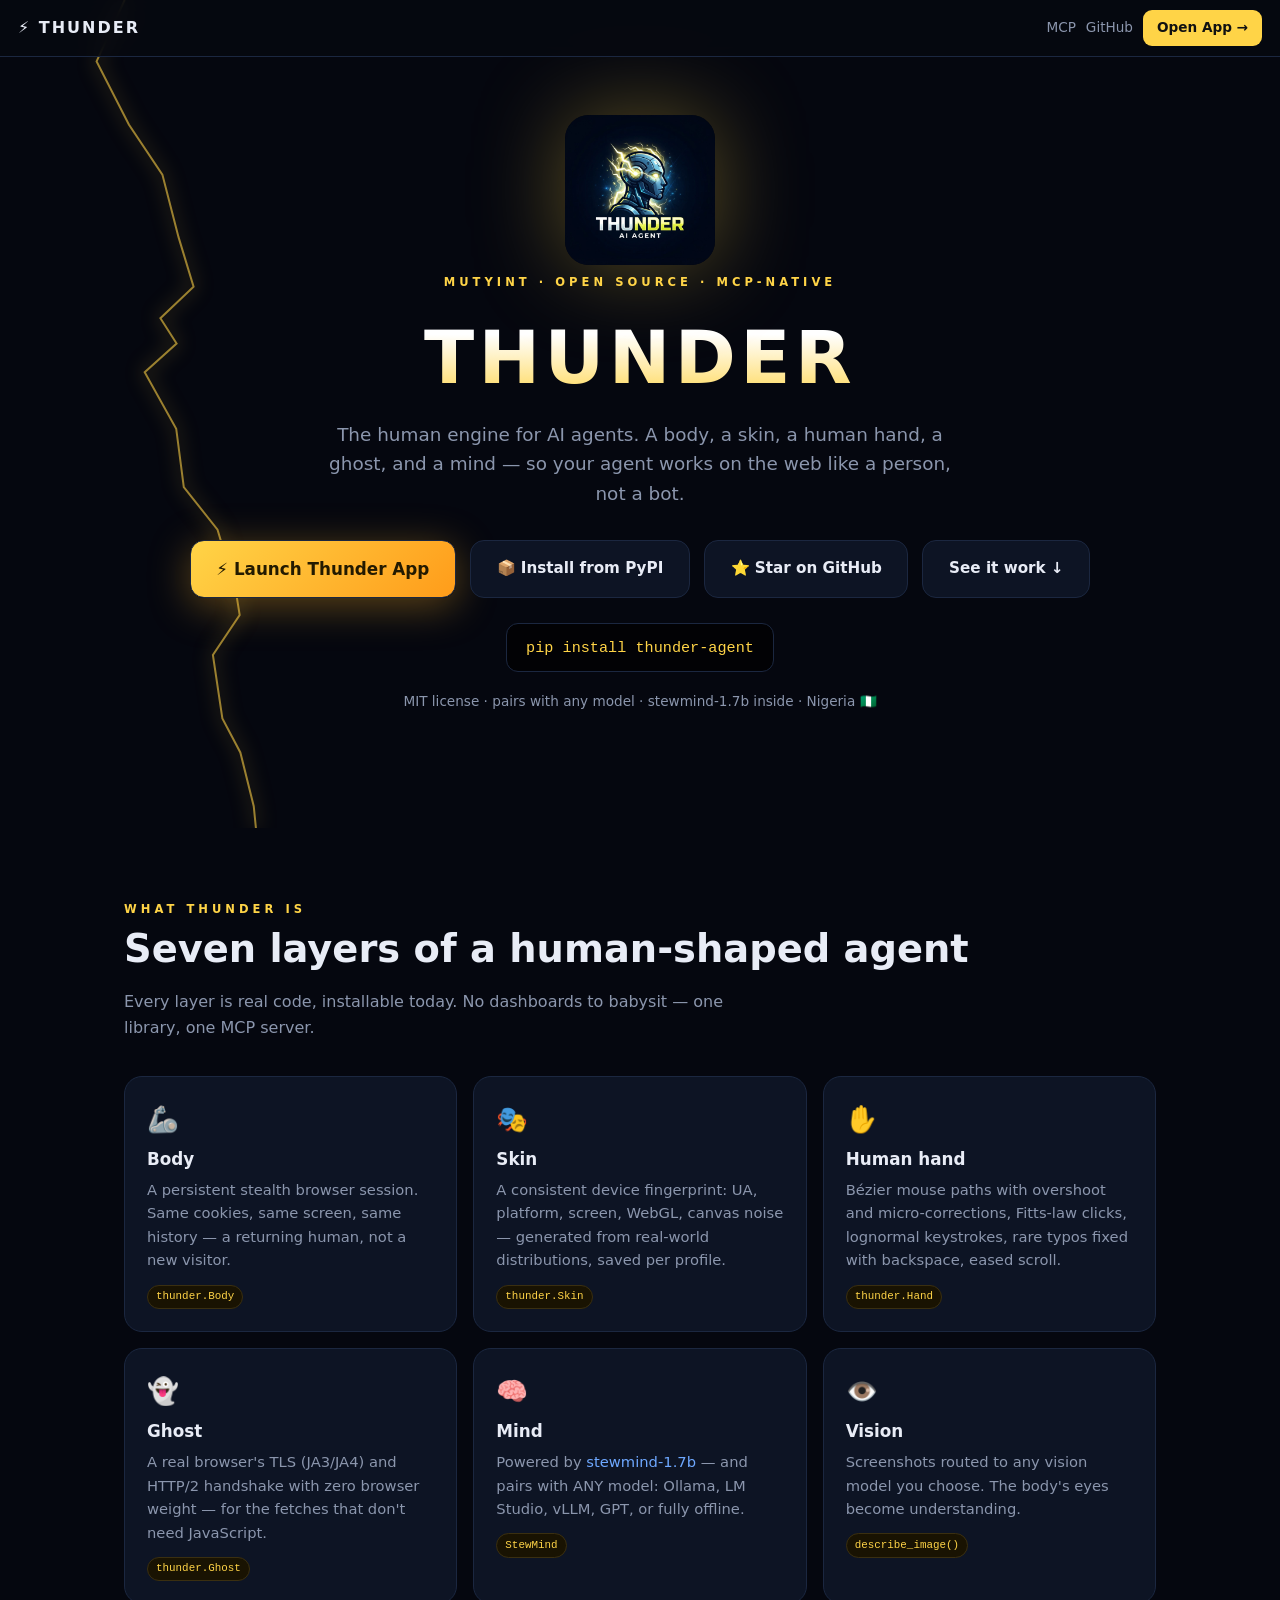
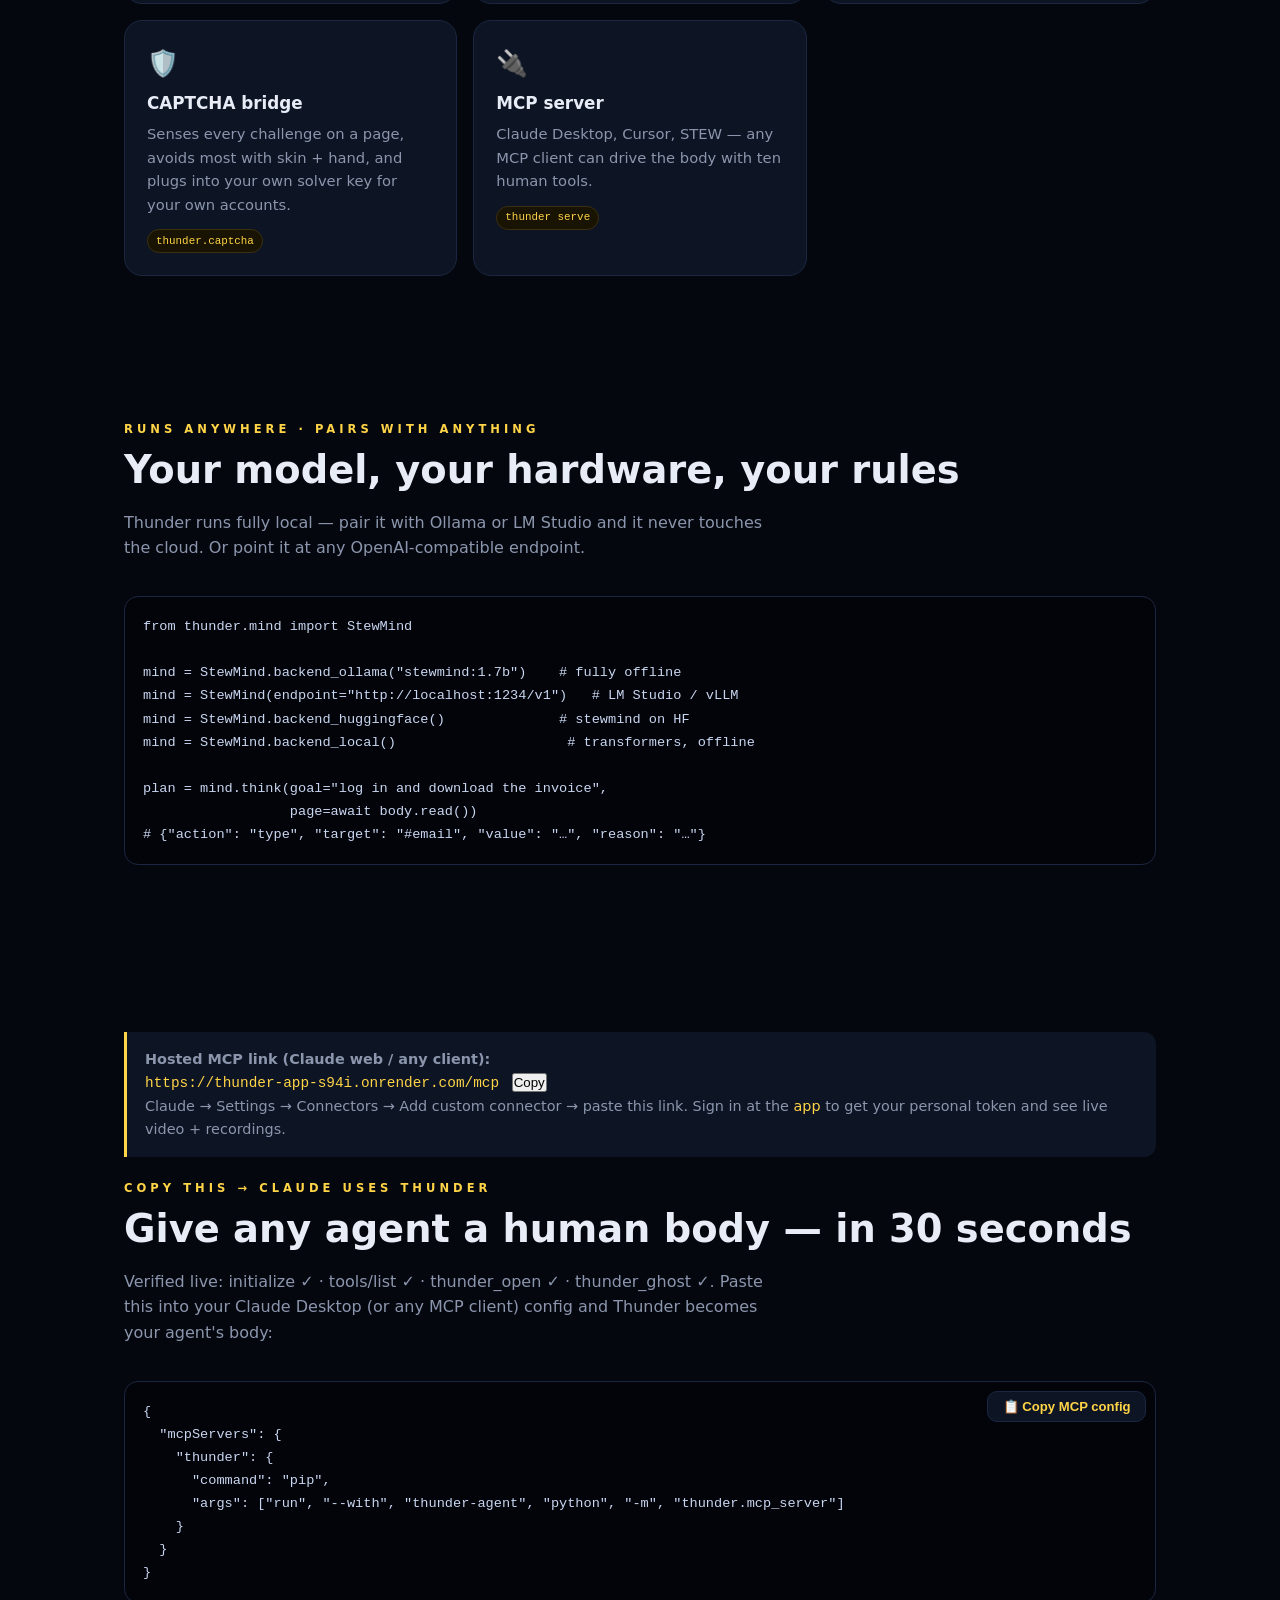
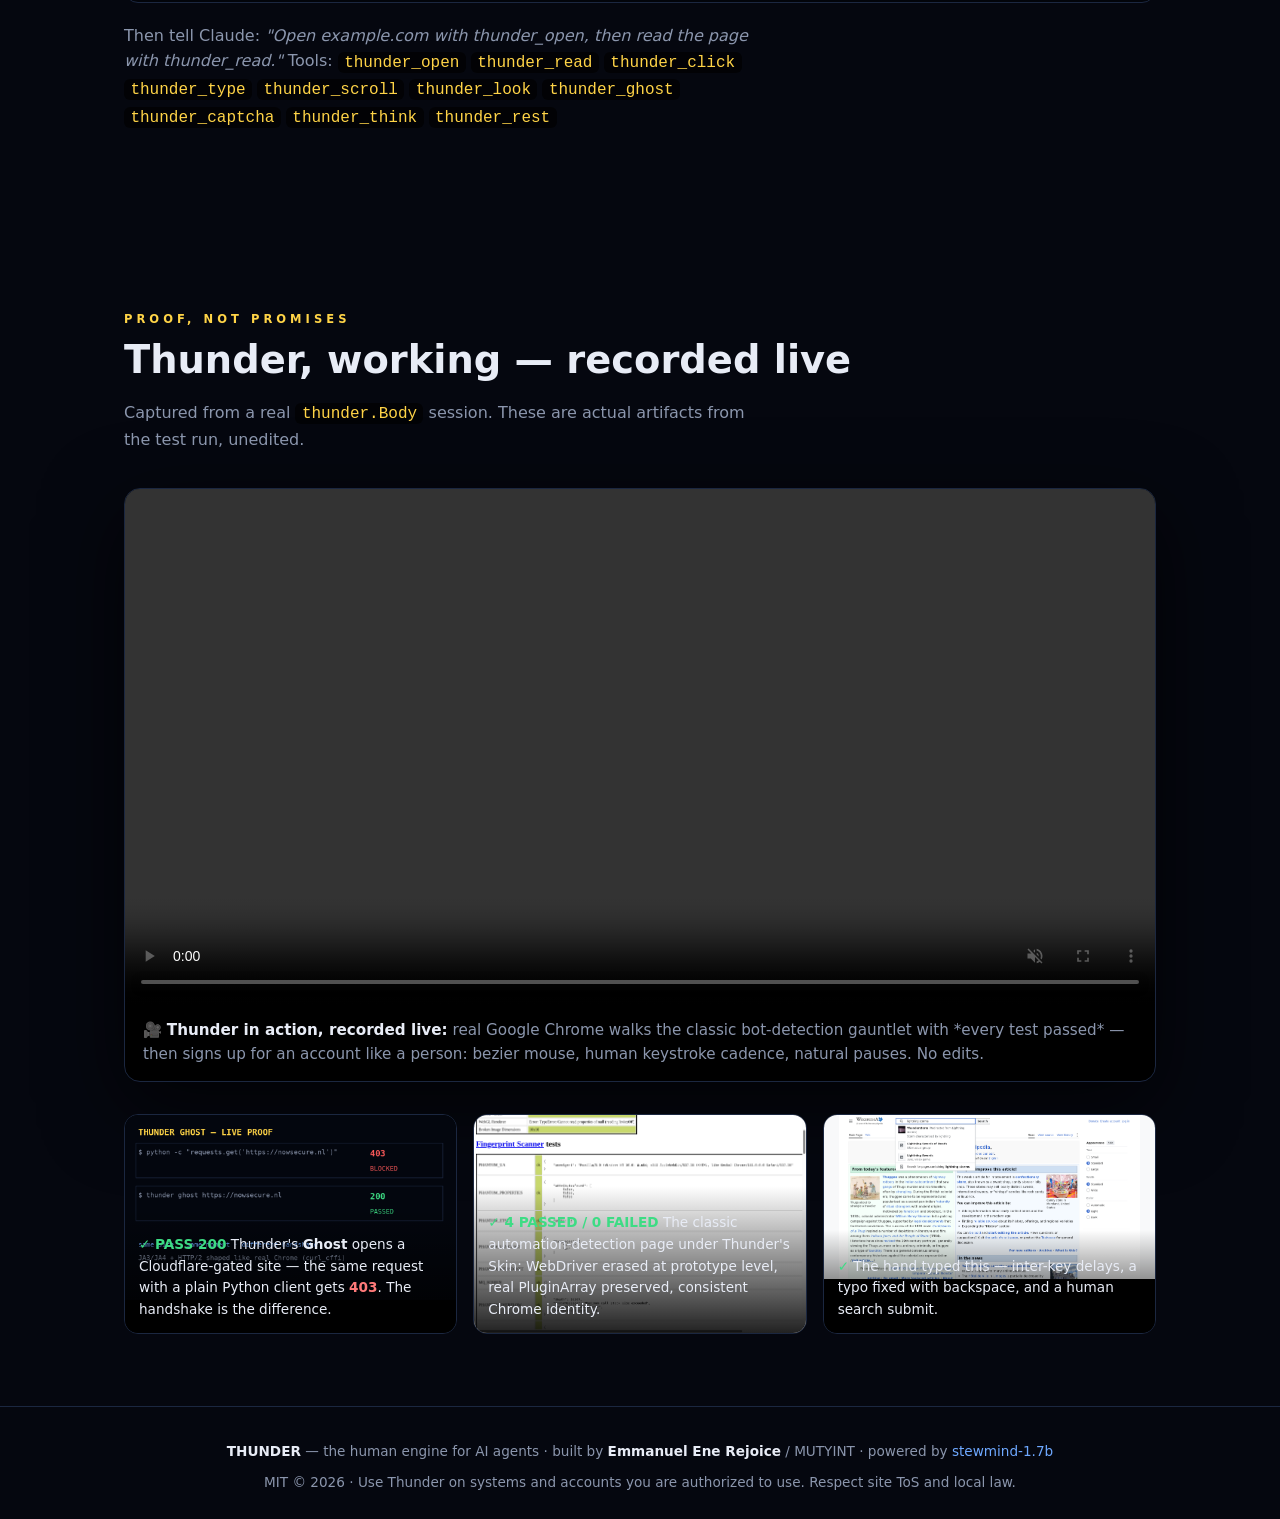
<file: site/index.html>
<!DOCTYPE html>
<html lang="en">
<head>
<meta charset="utf-8">
<meta name="viewport" content="width=device-width, initial-scale=1">
<title>THUNDER — The Human Engine for AI Agents</title>
<meta name="description" content="Thunder gives AI agents a human body: a stealth browser, a human hand, a browser-true TLS ghost, a CAPTCHA bridge, and a mind powered by stewmind-1.7b. MCP-native. Open source.">
<link rel="icon" href="assets/thunder-logo.png">
<style>
  :root{
    --bg:#05070f; --bg2:#0a0f1e; --panel:#0d1424; --line:#1b2740;
    --txt:#e8ecf6; --dim:#8b96ad; --bolt:#ffd447; --volt:#6ea8ff; --ok:#3ddc84;
    --mono: ui-monospace,Menlo,Consolas,monospace;
  }
  *{margin:0;padding:0;box-sizing:border-box}
  html{scroll-behavior:smooth}
  body{background:var(--bg);color:var(--txt);font-family:Inter,system-ui,-apple-system,Segoe UI,sans-serif;line-height:1.6;overflow-x:hidden}
  .wrap{max-width:1080px;margin:0 auto;padding:0 24px}
  a{color:var(--volt);text-decoration:none}
  a:hover{color:var(--bolt)}
  .kicker{letter-spacing:.35em;font-size:.72rem;color:var(--bolt);text-transform:uppercase;font-weight:700}
  /* ── hero ─────────────────────────────── */
  header{position:relative;min-height:92vh;display:flex;align-items:center;text-align:center;overflow:hidden}
  #storm{position:absolute;inset:0;z-index:0}
  .hero-in{position:relative;z-index:2;width:100%}
  .hero-in img.logo{width:150px;border-radius:24px;box-shadow:0 0 90px rgba(255,212,71,.35);animation:pulse 4s ease-in-out infinite}
  @keyframes pulse{50%{transform:scale(1.04);box-shadow:0 0 140px rgba(255,212,71,.55)}}
  h1{font-size:clamp(2.4rem,7vw,4.6rem);font-weight:900;letter-spacing:.06em;margin:.5rem 0 .2rem;
     background:linear-gradient(180deg,#fff 30%,#ffd447 90%);-webkit-background-clip:text;background-clip:text;color:transparent}
  .tag{color:var(--dim);font-size:1.15rem;max-width:640px;margin:0 auto}
  .cta{margin-top:2rem;display:flex;gap:14px;justify-content:center;flex-wrap:wrap}
  .btn{padding:.9rem 1.6rem;border-radius:14px;font-weight:700;font-size:.95rem;transition:.2s;border:1px solid var(--line)}
  .btn.primary{background:linear-gradient(135deg,#ffd447,#ff9c1a);color:#231a00;box-shadow:0 8px 40px rgba(255,180,40,.35)}
  .btn.primary:hover{transform:translateY(-2px)}
  .btn.ghost{background:var(--panel);color:var(--txt)}
  .btn.ghost:hover{border-color:var(--bolt)}
  .install{margin-top:1.6rem;display:inline-block;font-family:var(--mono);background:#000a; border:1px solid var(--line);padding:.7rem 1.2rem;border-radius:12px;color:var(--bolt);font-size:.95rem}
  .badges{margin-top:1.2rem;color:var(--dim);font-size:.85rem}
  /* ── sections ─────────────────────────── */
  section{padding:72px 0}
  h2{font-size:clamp(1.6rem,4vw,2.4rem);font-weight:850;margin-bottom:.6rem}
  .sub{color:var(--dim);max-width:640px;margin-bottom:2.2rem}
  .grid{display:grid;grid-template-columns:repeat(auto-fit,minmax(280px,1fr));gap:16px}
  .card{background:var(--panel);border:1px solid var(--line);border-radius:18px;padding:22px;transition:.25s}
  .card:hover{transform:translateY(-4px);border-color:#2b3f6e;box-shadow:0 18px 50px #0009}
  .card .emoji{font-size:1.6rem}
  .card h3{font-size:1.05rem;margin:.4rem 0 .3rem}
  .card p{color:var(--dim);font-size:.92rem}
  .tagchip{display:inline-block;font-family:var(--mono);font-size:.68rem;color:var(--bolt);border:1px solid #3a2f10;background:#191302;padding:.15rem .5rem;border-radius:99px;margin-top:.8rem}
  pre{background:#02040a;border:1px solid var(--line);border-radius:14px;padding:18px;overflow:auto;font-family:var(--mono);font-size:.85rem;color:#c9d6f0;line-height:1.7}
  code.inline{font-family:var(--mono);color:var(--bolt);background:#000a;padding:.1rem .4rem;border-radius:6px}
  /* ── proofs ──────────────────────────── */
  .shots{display:grid;grid-template-columns:repeat(auto-fit,minmax(260px,1fr));gap:16px}
  .shot{position:relative;border-radius:14px;overflow:hidden;border:1px solid var(--line);background:#000}
  .shot img,.shot video{width:100%;display:block}
  .shot .cap{position:absolute;bottom:0;left:0;right:0;background:linear-gradient(transparent,#000d);padding:26px 14px 12px;font-size:.85rem}
  .ok-chip{color:var(--ok);font-weight:700}
  .fail-chip{color:#ff7a7a;font-weight:700}
  video{filter:saturate(1.1)}
  .note{border-left:3px solid var(--bolt);background:var(--panel);padding:16px 18px;border-radius:0 12px 12px 0;color:var(--dim);font-size:.9rem;margin-top:1.4rem}
  footer{border-top:1px solid var(--line);padding:34px 0;color:var(--dim);font-size:.85rem;text-align:center}
  footer b{color:var(--txt)}
  .float{animation:float 7s ease-in-out infinite}
  @keyframes float{50%{transform:translateY(-12px)}}
</style>
</head>
<body>
<canvas id="storm"></canvas>
<div id="topnav" style="position:fixed;top:0;left:0;right:0;z-index:50;display:flex;justify-content:space-between;align-items:center;padding:10px 18px;background:rgba(7,9,16,.82);backdrop-filter:blur(10px);border-bottom:1px solid var(--line)">
  <b style="letter-spacing:2px">⚡ THUNDER</b>
  <span style="display:flex;gap:10px;align-items:center">
    <a href="#mcp" style="color:var(--dim);font-size:.85rem;text-decoration:none">MCP</a>
    <a href="https://github.com/emmanuelerogian723-alt/thunder" target="_blank" style="color:var(--dim);font-size:.85rem;text-decoration:none">GitHub</a>
    <a href="https://thunder-app-s94i.onrender.com/" style="background:var(--bolt);color:#111;font-weight:700;padding:7px 14px;border-radius:9px;text-decoration:none;font-size:.85rem">Open App →</a>
  </span>
</div>
<header>
  <div class="wrap hero-in">
    <img class="logo float" src="assets/thunder-logo.png" alt="Thunder logo">
    <div class="kicker">MUTYINT · OPEN SOURCE · MCP-NATIVE</div>
    <h1>THUNDER</h1>
    <p class="tag">The human engine for AI agents. A body, a skin, a human hand, a ghost, and a mind — so your agent works on the web like a person, not a bot.</p>
    <div class="cta">
      <a class="btn primary" id="launch-app" href="https://thunder-app-s94i.onrender.com/" style="font-size:1.05rem">⚡ Launch Thunder App</a>
      <a class="btn ghost" href="https://pypi.org/project/thunder-agent/" target="_blank">📦 Install from PyPI</a>
      <a class="btn ghost" href="https://github.com/emmanuelerogian723-alt/thunder" target="_blank">⭐ Star on GitHub</a>
      <a class="btn ghost" href="#proofs">See it work ↓</a>
    </div>
    <div class="install">pip install thunder-agent</div>
    <div class="badges">MIT license · pairs with any model · stewmind-1.7b inside · Nigeria 🇳🇬</div>
  </div>
</header>

<section id="layers">
  <div class="wrap">
    <div class="kicker">WHAT THUNDER IS</div>
    <h2>Seven layers of a human-shaped agent</h2>
    <p class="sub">Every layer is real code, installable today. No dashboards to babysit — one library, one MCP server.</p>
    <div class="grid">
      <div class="card"><div class="emoji">🦾</div><h3>Body</h3><p>A persistent stealth browser session. Same cookies, same screen, same history — a returning human, not a new visitor.</p><span class="tagchip">thunder.Body</span></div>
      <div class="card"><div class="emoji">🎭</div><h3>Skin</h3><p>A consistent device fingerprint: UA, platform, screen, WebGL, canvas noise — generated from real-world distributions, saved per profile.</p><span class="tagchip">thunder.Skin</span></div>
      <div class="card"><div class="emoji">✋</div><h3>Human hand</h3><p>Bézier mouse paths with overshoot and micro-corrections, Fitts-law clicks, lognormal keystrokes, rare typos fixed with backspace, eased scroll.</p><span class="tagchip">thunder.Hand</span></div>
      <div class="card"><div class="emoji">👻</div><h3>Ghost</h3><p>A real browser's TLS (JA3/JA4) and HTTP/2 handshake with zero browser weight — for the fetches that don't need JavaScript.</p><span class="tagchip">thunder.Ghost</span></div>
      <div class="card"><div class="emoji">🧠</div><h3>Mind</h3><p>Powered by <a href="https://huggingface.co/Erog0291/stewmind-1.7b" target="_blank">stewmind-1.7b</a> — and pairs with ANY model: Ollama, LM Studio, vLLM, GPT, or fully offline.</p><span class="tagchip">StewMind</span></div>
      <div class="card"><div class="emoji">👁️</div><h3>Vision</h3><p>Screenshots routed to any vision model you choose. The body's eyes become understanding.</p><span class="tagchip">describe_image()</span></div>
      <div class="card"><div class="emoji">🛡️</div><h3>CAPTCHA bridge</h3><p>Senses every challenge on a page, avoids most with skin + hand, and plugs into your own solver key for your own accounts.</p><span class="tagchip">thunder.captcha</span></div>
      <div class="card"><div class="emoji">🔌</div><h3>MCP server</h3><p>Claude Desktop, Cursor, STEW — any MCP client can drive the body with ten human tools.</p><span class="tagchip">thunder serve</span></div>
    </div>
  </div>
</section>

<section id="pair">
  <div class="wrap">
    <div class="kicker">RUNS ANYWHERE · PAIRS WITH ANYTHING</div>
    <h2>Your model, your hardware, your rules</h2>
    <p class="sub">Thunder runs fully local — pair it with Ollama or LM Studio and it never touches the cloud. Or point it at any OpenAI-compatible endpoint.</p>
    <pre>from thunder.mind import StewMind

mind = StewMind.backend_ollama("stewmind:1.7b")    # fully offline
mind = StewMind(endpoint="http://localhost:1234/v1")   # LM Studio / vLLM
mind = StewMind.backend_huggingface()              # stewmind on HF
mind = StewMind.backend_local()                     # transformers, offline

plan = mind.think(goal="log in and download the invoice",
                  page=await body.read())
# {"action": "type", "target": "#email", "value": "…", "reason": "…"}</pre>
  </div>
</section>

<section id="mcp">
<div class="wrap"><div class="note" style="margin-bottom:1.4rem"><b>Hosted MCP link (Claude web / any client):</b><br>
<code id="mcpurl" style="color:var(--bolt);word-break:break-all">https://thunder-app-s94i.onrender.com/mcp</code>
<button onclick="navigator.clipboard.writeText('https://thunder-app-s94i.onrender.com/mcp')" style="margin-left:8px;cursor:pointer">Copy</button><br>
Claude → Settings → Connectors → Add custom connector → paste this link. Sign in at the <a href="https://thunder-app-s94i.onrender.com/" style="color:var(--bolt)">app</a> to get your personal token and see live video + recordings.</div></div>
  <div class="wrap">
    <div class="kicker">COPY THIS → CLAUDE USES THUNDER</div>
    <h2>Give any agent a human body — in 30 seconds</h2>
    <p class="sub">Verified live: initialize ✓ · tools/list ✓ · thunder_open ✓ · thunder_ghost ✓. Paste this into your Claude Desktop (or any MCP client) config and Thunder becomes your agent's body:</p>
    <div class="copypaste"><pre id="mcpcfg">{
  "mcpServers": {
    "thunder": {
      "command": "pip",
      "args": ["run", "--with", "thunder-agent", "python", "-m", "thunder.mcp_server"]
    }
  }
}</pre><button class="copybtn" onclick="copyCfg()">📋 Copy MCP config</button></div>
    <p class="sub" style="margin-top:1.2rem">Then tell Claude: <i>"Open example.com with thunder_open, then read the page with thunder_read."</i> Tools: <code class="inline">thunder_open</code> <code class="inline">thunder_read</code> <code class="inline">thunder_click</code> <code class="inline">thunder_type</code> <code class="inline">thunder_scroll</code> <code class="inline">thunder_look</code> <code class="inline">thunder_ghost</code> <code class="inline">thunder_captcha</code> <code class="inline">thunder_think</code> <code class="inline">thunder_rest</code></p>
  </div>
  <style>
    .copypaste{position:relative}
    .copybtn{position:absolute;top:10px;right:10px;background:#0d1424;border:1px solid #1b2740;color:#ffd447;padding:.45rem .9rem;border-radius:10px;font-weight:700;cursor:pointer;font-size:.82rem}
    .copybtn:hover{border-color:#ffd447}
  </style>
  <script>
    function copyCfg(){
      navigator.clipboard.writeText(document.getElementById('mcpcfg').textContent.trim());
      const b=document.querySelector('.copybtn'); b.textContent='✓ Copied!';
      setTimeout(()=>b.textContent='📋 Copy MCP config',1600);
    }
  </script>
</section></section>

<section id="proofs">
  <div class="wrap">
    <div class="kicker">PROOF, NOT PROMISES</div>
    <h2>Thunder, working — recorded live</h2>
    <p class="sub">Captured from a real <code class="inline">thunder.Body</code> session. These are actual artifacts from the test run, unedited.</p>
    <div class="bigvideo">
      <video src="assets/thunder_action.mp4" controls muted playsinline loop></video>
      <p class="vidcap">🎥 <b>Thunder in action, recorded live:</b> real Google Chrome walks the classic bot-detection gauntlet with *every test passed* — then signs up for an account like a person: bezier mouse, human keystroke cadence, natural pauses. No edits.</p>
    </div>
    <style>
      .bigvideo{margin:1.4rem 0 2rem;border-radius:16px;overflow:hidden;border:1px solid #1b2740;background:#000;box-shadow:0 24px 80px #000a}
      .bigvideo video{width:100%;display:block;min-height:auto}
      .vidcap{color:#8b96ad;font-size:.95rem;padding:14px 18px;margin:0}
      .vidcap b{color:#e8ecf6}
    </style>
    <div class="shots">
      <div class="shot"><img src="assets/proof_cloudflare.png" alt="ghost vs plain client"><div class="cap"><span class="ok-chip">✓ PASS 200</span> Thunder's <b>Ghost</b> opens a Cloudflare-gated site — the same request with a plain Python client gets <span class="fail-chip">403</span>. The handshake is the difference.</div></div>
      <div class="shot"><img src="assets/proof_detection_pass.png" alt="detection page all passed"><div class="cap"><span class="ok-chip">✓ 4 PASSED / 0 FAILED</span> The classic automation-detection page under Thunder's Skin: WebDriver erased at prototype level, real PluginArray preserved, consistent Chrome identity.</div></div>
      <div class="shot"><img src="assets/proof_hand.png" alt="human hand typing"><div class="cap"><span class="ok-chip">✓</span> The hand typed this — inter-key delays, a typo fixed with backspace, and a human search submit.</div></div>
    </div></section>

<footer>
  <div class="wrap">
    <p><b>THUNDER</b> — the human engine for AI agents · built by <b>Emmanuel Ene Rejoice</b> / MUTYINT · powered by <a href="https://huggingface.co/Erog0291/stewmind-1.7b" target="_blank">stewmind-1.7b</a></p>
    <p style="margin-top:.6rem">MIT © 2026 · Use Thunder on systems and accounts you are authorized to use. Respect site ToS and local law.</p>
  </div>
</footer>

<script>
// ── animated storm behind the hero ──────────────────────────
const cv = document.getElementById('storm'), ctx = cv.getContext('2d');
let bolts = [], W, H;
function resize(){ W = cv.width = innerWidth; H = cv.height = document.querySelector('header').offsetHeight; }
addEventListener('resize', resize); resize();
function spawnBolt(){
  const x = Math.random()*W;
  const pts = [[x, 0]]; let px = x, py = 0;
  while (py < H){ py += 24 + Math.random()*40; px += (Math.random()-0.5)*70; pts.push([px, py]); }
  bolts.push({pts, life: 1});
  if (Math.random() < 0.4) setTimeout(spawnBolt, 90);
}
function tick(){
  ctx.clearRect(0,0,W,H);
  ctx.globalCompositeOperation = 'lighter';
  bolts = bolts.filter(b => b.life > 0);
  for (const b of bolts){
    ctx.beginPath();
    b.pts.forEach(([x,y],i) => i ? ctx.lineTo(x,y) : ctx.moveTo(x,y));
    ctx.strokeStyle = `rgba(255,212,71,${b.life*0.55})`;
    ctx.lineWidth = 2; ctx.shadowColor = '#ffd447'; ctx.shadowBlur = 18;
    ctx.stroke();
    b.life -= 0.03;
  }
  ctx.shadowBlur = 0;
  requestAnimationFrame(tick);
}
setInterval(() => Math.random() < 0.5 && spawnBolt(), 900);
tick();
</script>
</body>
</html>
</file>
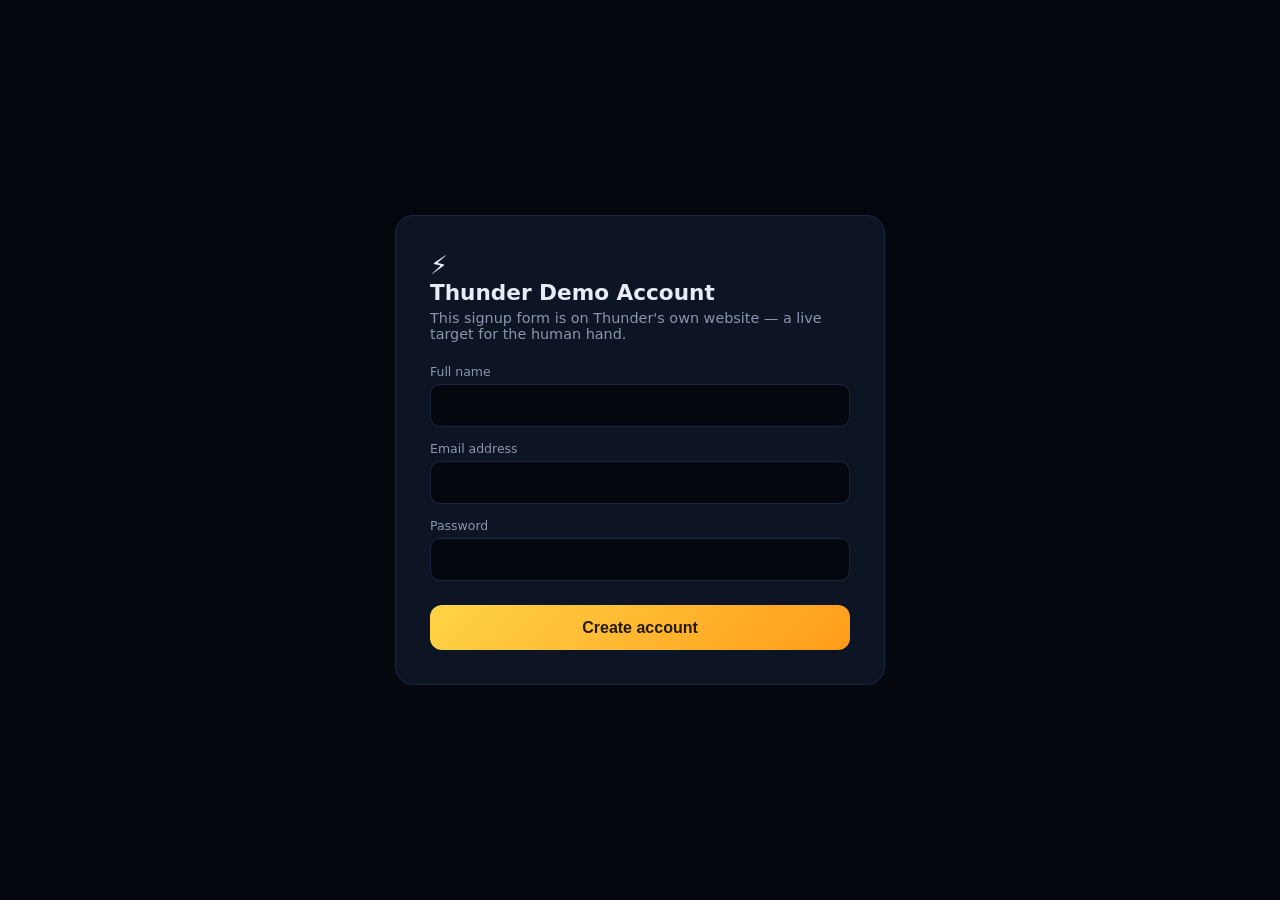
<file: demo.html>
<!DOCTYPE html>
<html lang="en">
<head>
<meta charset="utf-8">
<meta name="viewport" content="width=device-width, initial-scale=1">
<title>Thunder Demo — Human Signup Proof</title>
<style>
  body{background:#05070f;color:#e8ecf6;font-family:Inter,system-ui,sans-serif;display:flex;min-height:100vh;align-items:center;justify-content:center;margin:0}
  .card{background:#0d1424;border:1px solid #1b2740;border-radius:18px;padding:34px;width:min(92vw,420px)}
  h1{font-size:1.35rem;margin:0 0 .3rem}
  p{color:#8b96ad;font-size:.9rem;margin:0 0 1.4rem}
  label{display:block;font-size:.78rem;color:#8b96ad;margin:.9rem 0 .3rem}
  input{width:100%;box-sizing:border-box;padding:.75rem .9rem;border-radius:10px;border:1px solid #1b2740;background:#05070f;color:#e8ecf6;font-size:.95rem}
  input:focus{outline:2px solid #ffd447}
  button{margin-top:1.5rem;width:100%;padding:.85rem;border:0;border-radius:12px;background:linear-gradient(135deg,#ffd447,#ff9c1a);color:#231a00;font-weight:800;font-size:1rem;cursor:pointer}
  .ok{display:none;color:#3ddc84;font-weight:700;margin-top:1.2rem}
  .logo{font-size:1.6rem}
</style>
</head>
<body>
<div class="card">
  <div class="logo">⚡</div>
  <h1>Thunder Demo Account</h1>
  <p>This signup form is on Thunder's own website — a live target for the human hand.</p>
  <form id="f" onsubmit="event.preventDefault();document.getElementById('ok').style.display='block';document.getElementById('f').style.display='none'">
    <label>Full name</label><input id="name" autocomplete="off">
    <label>Email address</label><input id="email" autocomplete="off">
    <label>Password</label><input id="pw" type="password" autocomplete="off">
    <button type="submit">Create account</button>
  </form>
  <div id="ok" class="ok">✓ Account created — not a single bot signal.</div>
</div>
</body>
</html>
</file>
